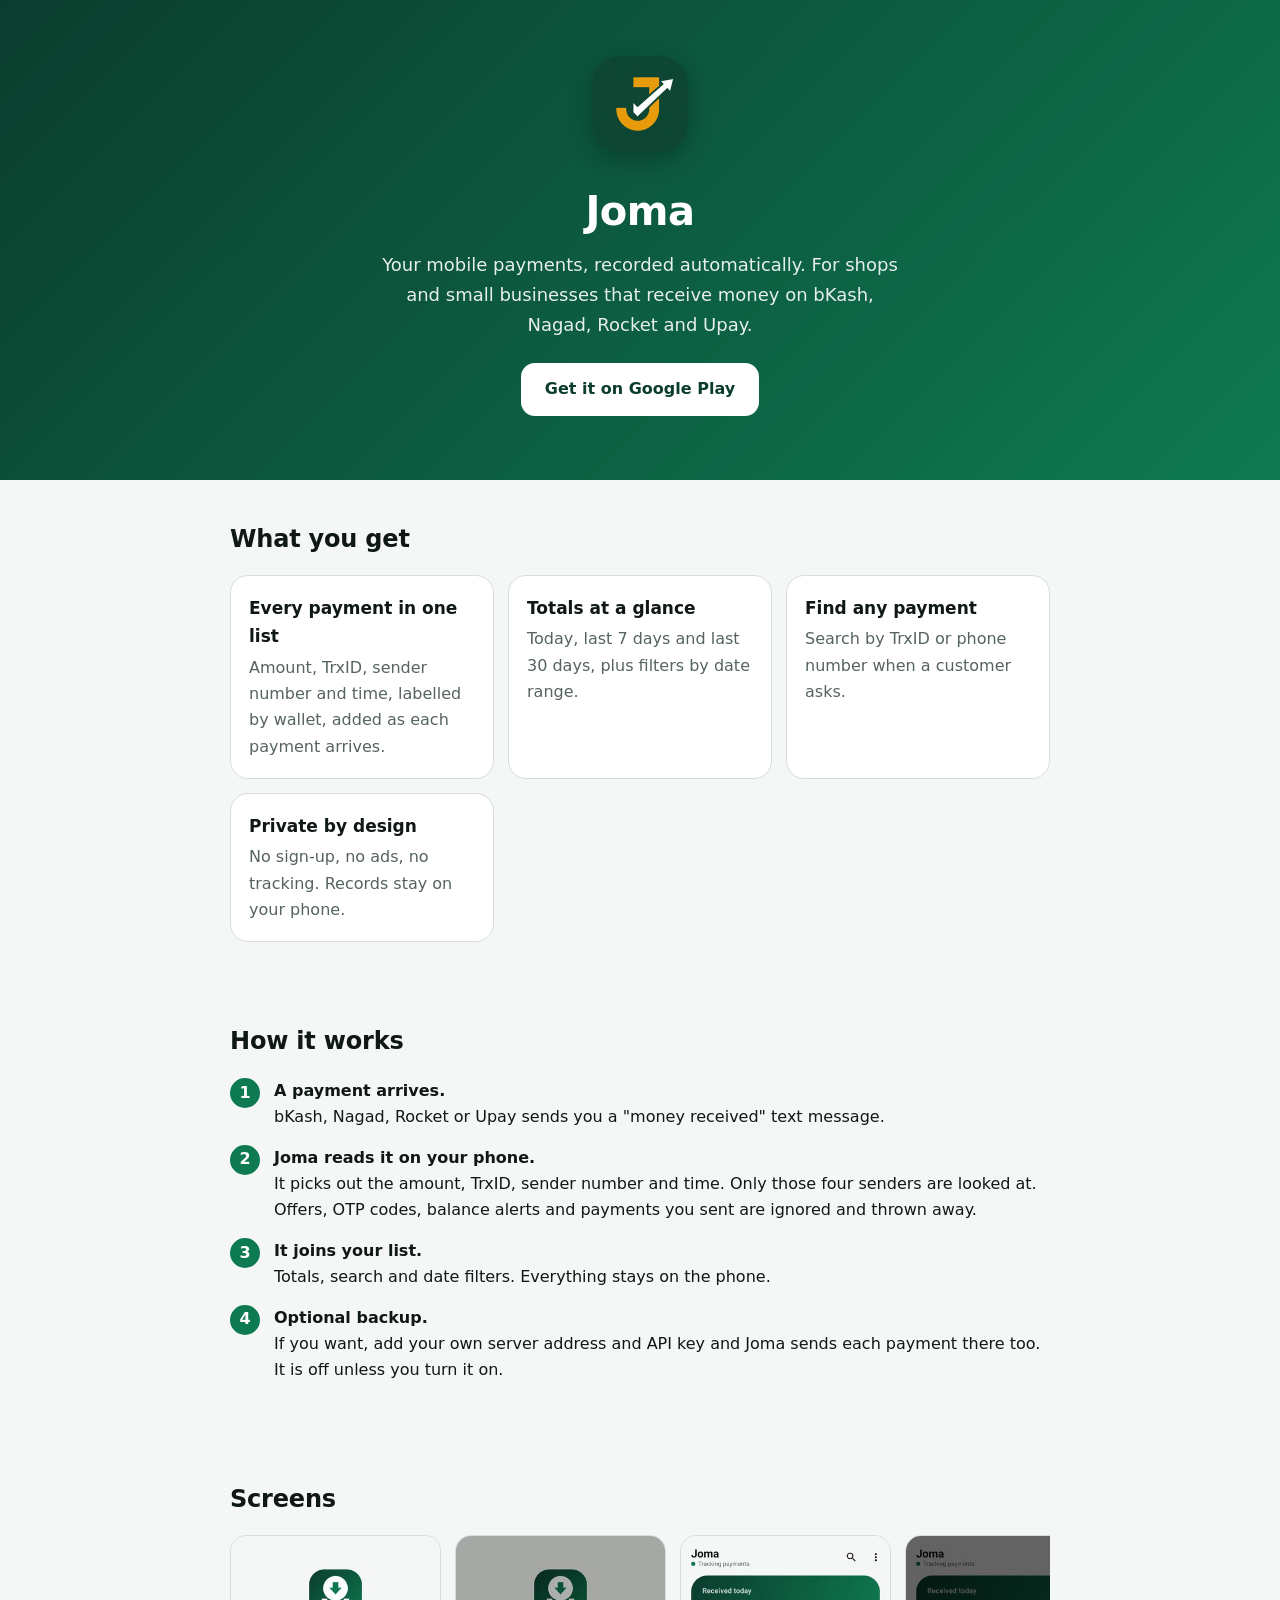
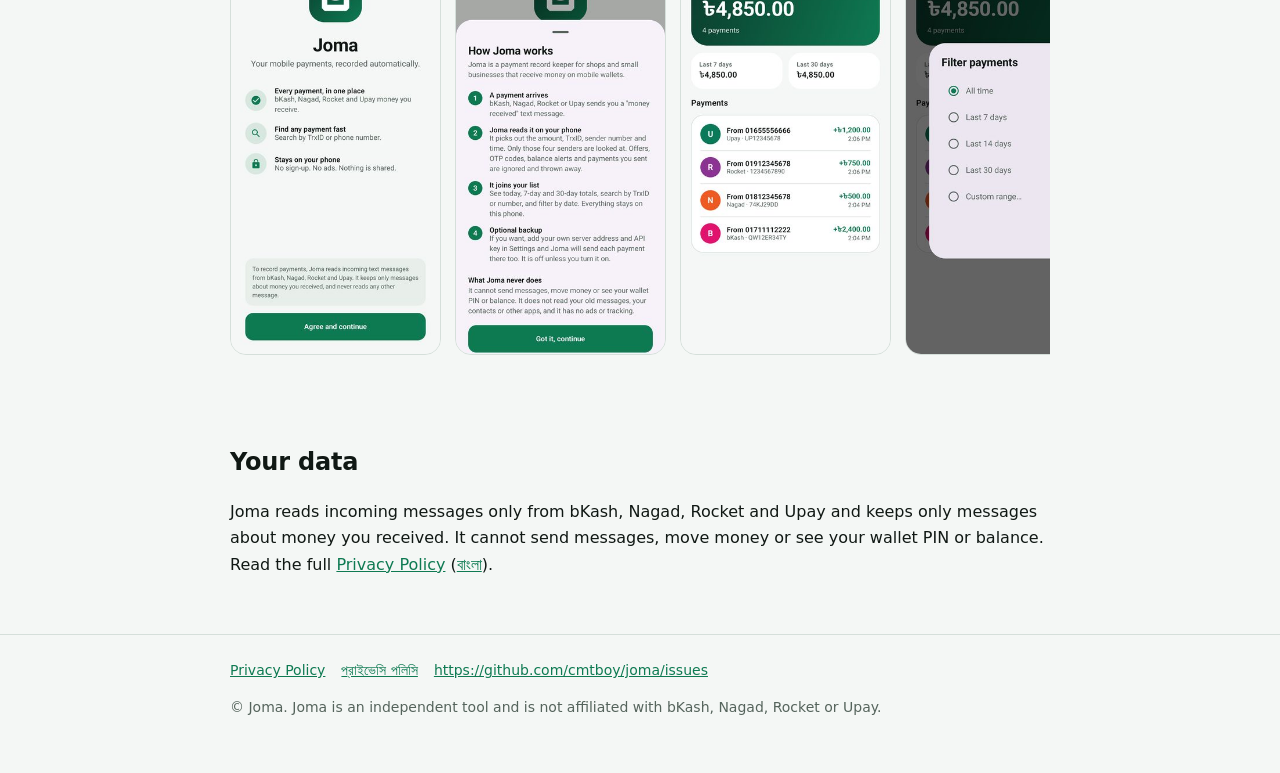
<file: index.html>
<!doctype html>
<html lang="en">
<head>
<meta charset="utf-8">
<meta name="viewport" content="width=device-width, initial-scale=1">
<title>Joma: Payment Tracker for bKash, Nagad, Rocket and Upay</title>
<meta name="description" content="Joma automatically records the bKash, Nagad, Rocket and Upay payments you receive: totals, search and date filters. Private, no sign-up, no ads.">
<link rel="icon" href="assets/icon.png">
<link rel="stylesheet" href="style.css">
</head>
<body>
<header class="hero">
  <div class="wrap">
    <img class="logo" src="assets/icon.png" alt="Joma app icon" width="96" height="96">
    <h1>Joma</h1>
    <p>Your mobile payments, recorded automatically. For shops and small businesses that receive money on bKash, Nagad, Rocket and Upay.</p>
    <a class="btn" href="https://play.google.com/store/apps/details?id=com.shopsynctech.joma">Get it on Google Play</a>
  </div>
</header>

<main class="wrap">
<section>
  <h2>What you get</h2>
  <div class="grid">
    <div class="card"><h3>Every payment in one list</h3><p>Amount, TrxID, sender number and time, labelled by wallet, added as each payment arrives.</p></div>
    <div class="card"><h3>Totals at a glance</h3><p>Today, last 7 days and last 30 days, plus filters by date range.</p></div>
    <div class="card"><h3>Find any payment</h3><p>Search by TrxID or phone number when a customer asks.</p></div>
    <div class="card"><h3>Private by design</h3><p>No sign-up, no ads, no tracking. Records stay on your phone.</p></div>
  </div>
</section>

<section>
  <h2>How it works</h2>
  <ol class="steps">
    <li><div><strong>A payment arrives.</strong><br>bKash, Nagad, Rocket or Upay sends you a "money received" text message.</div></li>
    <li><div><strong>Joma reads it on your phone.</strong><br>It picks out the amount, TrxID, sender number and time. Only those four senders are looked at. Offers, OTP codes, balance alerts and payments you sent are ignored and thrown away.</div></li>
    <li><div><strong>It joins your list.</strong><br>Totals, search and date filters. Everything stays on the phone.</div></li>
    <li><div><strong>Optional backup.</strong><br>If you want, add your own server address and API key and Joma sends each payment there too. It is off unless you turn it on.</div></li>
  </ol>
</section>

<section>
  <h2>Screens</h2>
  <div class="shots">
    <img src="assets/shot-1.jpg" alt="Welcome screen" loading="lazy">
    <img src="assets/shot-2.jpg" alt="How Joma works" loading="lazy">
    <img src="assets/shot-3.jpg" alt="Payments list and totals" loading="lazy">
    <img src="assets/shot-4.jpg" alt="Date filter" loading="lazy">
  </div>
</section>

<section>
  <h2>Your data</h2>
  <p>Joma reads incoming messages only from bKash, Nagad, Rocket and Upay and keeps only messages about money you received. It cannot send messages, move money or see your wallet PIN or balance. Read the full <a href="privacy.html">Privacy Policy</a> (<a href="privacy-bn.html">বাংলা</a>).</p>
</section>
</main>

<footer>
  <div class="wrap">
    <a href="privacy.html">Privacy Policy</a><a href="privacy-bn.html">প্রাইভেসি পলিসি</a><a href="https://github.com/cmtboy/joma/issues">https://github.com/cmtboy/joma/issues</a>
    <p>© Joma. Joma is an independent tool and is not affiliated with bKash, Nagad, Rocket or Upay.</p>
  </div>
</footer>
</body>
</html>
</file>
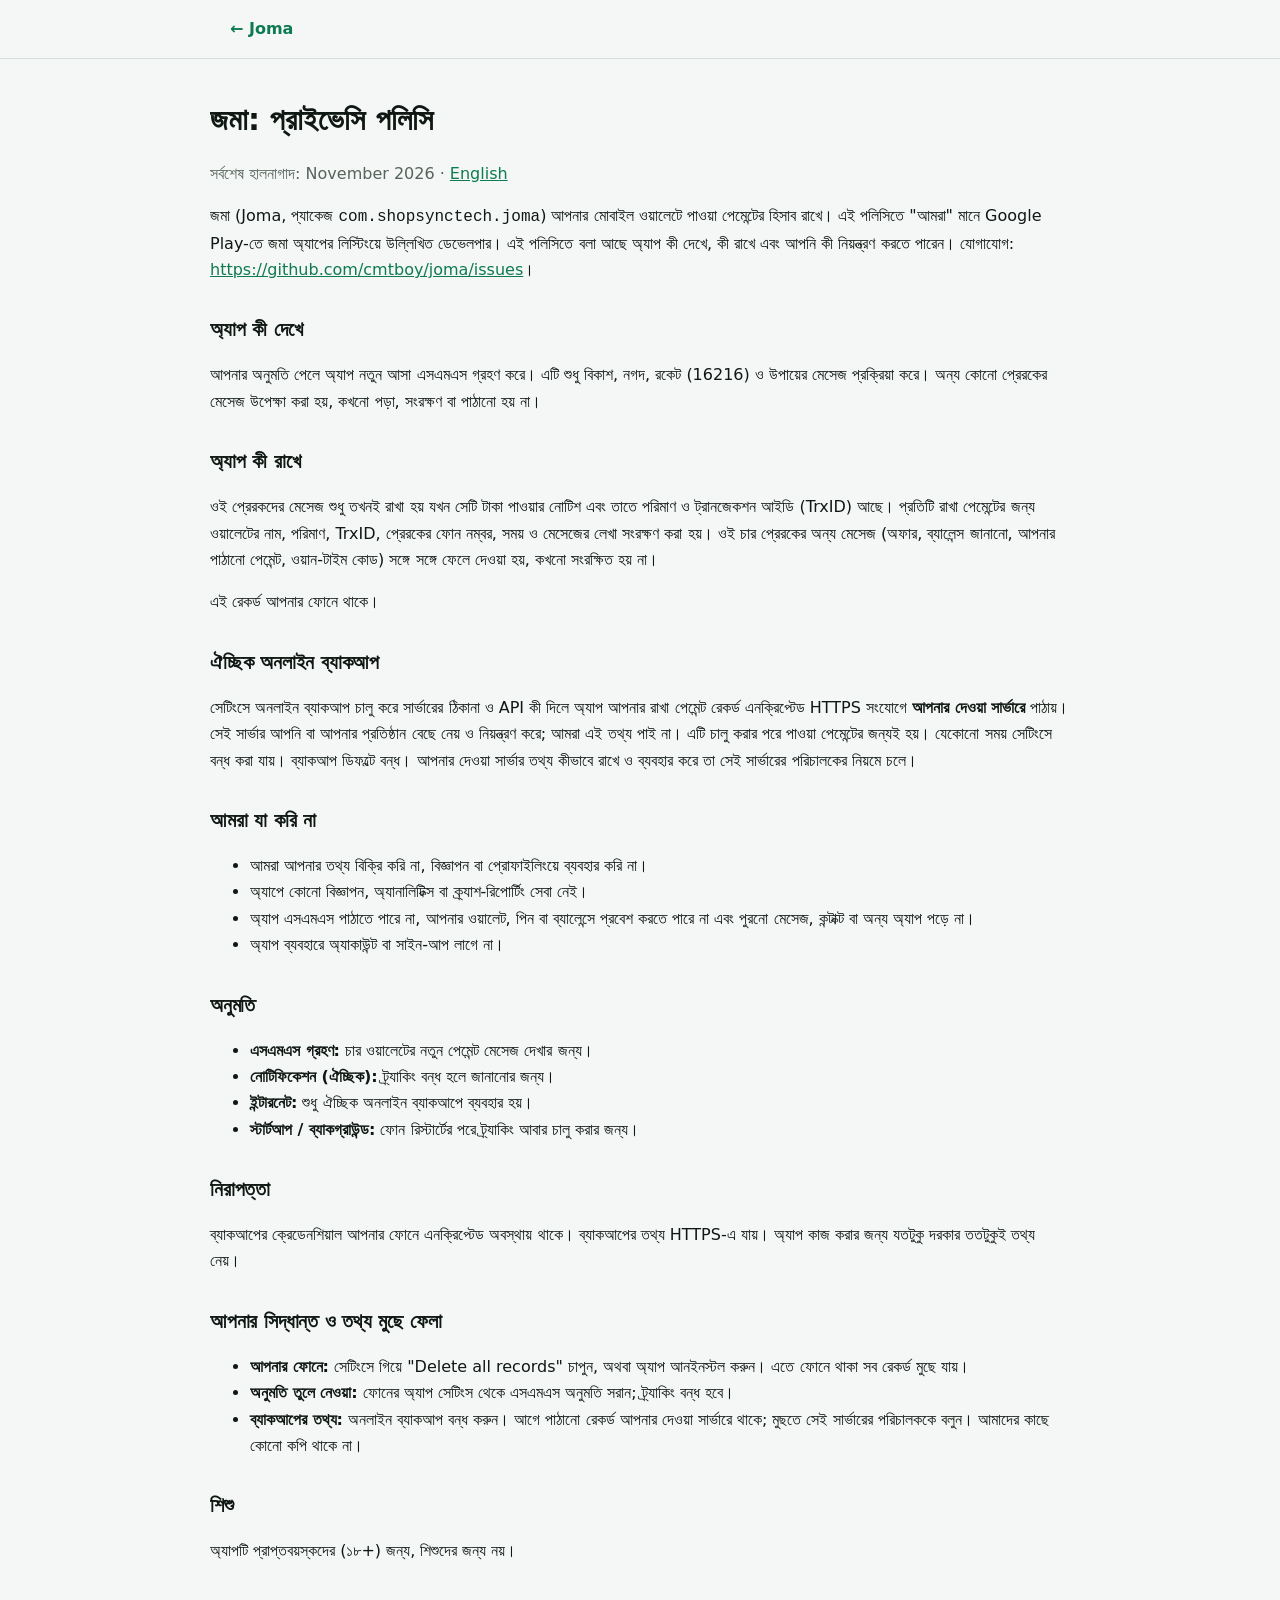
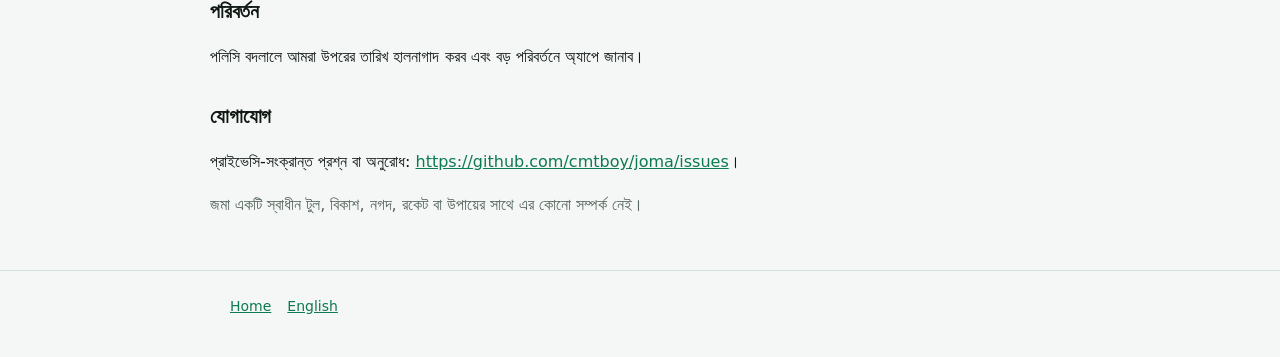
<file: privacy-bn.html>
<!doctype html>
<html lang="bn">
<head>
<meta charset="utf-8">
<meta name="viewport" content="width=device-width, initial-scale=1">
<title>জমা: প্রাইভেসি পলিসি</title>
<meta name="description" content="জমা পেমেন্ট ট্র্যাকার অ্যাপ কীভাবে তথ্য ব্যবহার করে।">
<link rel="icon" href="assets/icon.png">
<link rel="stylesheet" href="style.css">
</head>
<body>
<div class="topbar"><div class="wrap"><a href="index.html">← Joma</a></div></div>
<main class="wrap prose">
<h1>জমা: প্রাইভেসি পলিসি</h1>
<p class="muted">সর্বশেষ হালনাগাদ: November 2026 · <a href="privacy.html">English</a></p>

<p>জমা (Joma, প্যাকেজ <code>com.shopsynctech.joma</code>) আপনার মোবাইল ওয়ালেটে পাওয়া পেমেন্টের হিসাব রাখে। এই পলিসিতে "আমরা" মানে Google Play-তে জমা অ্যাপের লিস্টিংয়ে উল্লিখিত ডেভেলপার। এই পলিসিতে বলা আছে অ্যাপ কী দেখে, কী রাখে এবং আপনি কী নিয়ন্ত্রণ করতে পারেন। যোগাযোগ: <a href="https://github.com/cmtboy/joma/issues">https://github.com/cmtboy/joma/issues</a>।</p>

<h2>অ্যাপ কী দেখে</h2>
<p>আপনার অনুমতি পেলে অ্যাপ নতুন আসা এসএমএস গ্রহণ করে। এটি শুধু বিকাশ, নগদ, রকেট (16216) ও উপায়ের মেসেজ প্রক্রিয়া করে। অন্য কোনো প্রেরকের মেসেজ উপেক্ষা করা হয়, কখনো পড়া, সংরক্ষণ বা পাঠানো হয় না।</p>

<h2>অ্যাপ কী রাখে</h2>
<p>ওই প্রেরকদের মেসেজ শুধু তখনই রাখা হয় যখন সেটি টাকা পাওয়ার নোটিশ এবং তাতে পরিমাণ ও ট্রানজেকশন আইডি (TrxID) আছে। প্রতিটি রাখা পেমেন্টের জন্য ওয়ালেটের নাম, পরিমাণ, TrxID, প্রেরকের ফোন নম্বর, সময় ও মেসেজের লেখা সংরক্ষণ করা হয়। ওই চার প্রেরকের অন্য মেসেজ (অফার, ব্যালেন্স জানানো, আপনার পাঠানো পেমেন্ট, ওয়ান-টাইম কোড) সঙ্গে সঙ্গে ফেলে দেওয়া হয়, কখনো সংরক্ষিত হয় না।</p>
<p>এই রেকর্ড আপনার ফোনে থাকে।</p>

<h2>ঐচ্ছিক অনলাইন ব্যাকআপ</h2>
<p>সেটিংসে অনলাইন ব্যাকআপ চালু করে সার্ভারের ঠিকানা ও API কী দিলে অ্যাপ আপনার রাখা পেমেন্ট রেকর্ড এনক্রিপ্টেড HTTPS সংযোগে <strong>আপনার দেওয়া সার্ভারে</strong> পাঠায়। সেই সার্ভার আপনি বা আপনার প্রতিষ্ঠান বেছে নেয় ও নিয়ন্ত্রণ করে; আমরা এই তথ্য পাই না। এটি চালু করার পরে পাওয়া পেমেন্টের জন্যই হয়। যেকোনো সময় সেটিংসে বন্ধ করা যায়। ব্যাকআপ ডিফল্টে বন্ধ। আপনার দেওয়া সার্ভার তথ্য কীভাবে রাখে ও ব্যবহার করে তা সেই সার্ভারের পরিচালকের নিয়মে চলে।</p>

<h2>আমরা যা করি না</h2>
<ul>
<li>আমরা আপনার তথ্য বিক্রি করি না, বিজ্ঞাপন বা প্রোফাইলিংয়ে ব্যবহার করি না।</li>
<li>অ্যাপে কোনো বিজ্ঞাপন, অ্যানালিটিক্স বা ক্র্যাশ-রিপোর্টিং সেবা নেই।</li>
<li>অ্যাপ এসএমএস পাঠাতে পারে না, আপনার ওয়ালেট, পিন বা ব্যালেন্সে প্রবেশ করতে পারে না এবং পুরনো মেসেজ, কন্টাক্ট বা অন্য অ্যাপ পড়ে না।</li>
<li>অ্যাপ ব্যবহারে অ্যাকাউন্ট বা সাইন-আপ লাগে না।</li>
</ul>

<h2>অনুমতি</h2>
<ul>
<li><strong>এসএমএস গ্রহণ:</strong> চার ওয়ালেটের নতুন পেমেন্ট মেসেজ দেখার জন্য।</li>
<li><strong>নোটিফিকেশন (ঐচ্ছিক):</strong> ট্র্যাকিং বন্ধ হলে জানানোর জন্য।</li>
<li><strong>ইন্টারনেট:</strong> শুধু ঐচ্ছিক অনলাইন ব্যাকআপে ব্যবহার হয়।</li>
<li><strong>স্টার্টআপ / ব্যাকগ্রাউন্ড:</strong> ফোন রিস্টার্টের পরে ট্র্যাকিং আবার চালু করার জন্য।</li>
</ul>

<h2>নিরাপত্তা</h2>
<p>ব্যাকআপের ক্রেডেনশিয়াল আপনার ফোনে এনক্রিপ্টেড অবস্থায় থাকে। ব্যাকআপের তথ্য HTTPS-এ যায়। অ্যাপ কাজ করার জন্য যতটুকু দরকার ততটুকুই তথ্য নেয়।</p>

<h2>আপনার সিদ্ধান্ত ও তথ্য মুছে ফেলা</h2>
<ul>
<li><strong>আপনার ফোনে:</strong> সেটিংসে গিয়ে "Delete all records" চাপুন, অথবা অ্যাপ আনইনস্টল করুন। এতে ফোনে থাকা সব রেকর্ড মুছে যায়।</li>
<li><strong>অনুমতি তুলে নেওয়া:</strong> ফোনের অ্যাপ সেটিংস থেকে এসএমএস অনুমতি সরান; ট্র্যাকিং বন্ধ হবে।</li>
<li><strong>ব্যাকআপের তথ্য:</strong> অনলাইন ব্যাকআপ বন্ধ করুন। আগে পাঠানো রেকর্ড আপনার দেওয়া সার্ভারে থাকে; মুছতে সেই সার্ভারের পরিচালককে বলুন। আমাদের কাছে কোনো কপি থাকে না।</li>
</ul>

<h2>শিশু</h2>
<p>অ্যাপটি প্রাপ্তবয়স্কদের (১৮+) জন্য, শিশুদের জন্য নয়।</p>

<h2>পরিবর্তন</h2>
<p>পলিসি বদলালে আমরা উপরের তারিখ হালনাগাদ করব এবং বড় পরিবর্তনে অ্যাপে জানাব।</p>

<h2>যোগাযোগ</h2>
<p>প্রাইভেসি-সংক্রান্ত প্রশ্ন বা অনুরোধ: <a href="https://github.com/cmtboy/joma/issues">https://github.com/cmtboy/joma/issues</a>।</p>
<p class="muted">জমা একটি স্বাধীন টুল, বিকাশ, নগদ, রকেট বা উপায়ের সাথে এর কোনো সম্পর্ক নেই।</p>
</main>
<footer><div class="wrap"><a href="index.html">Home</a><a href="privacy.html">English</a></div></footer>
</body>
</html>
</file>
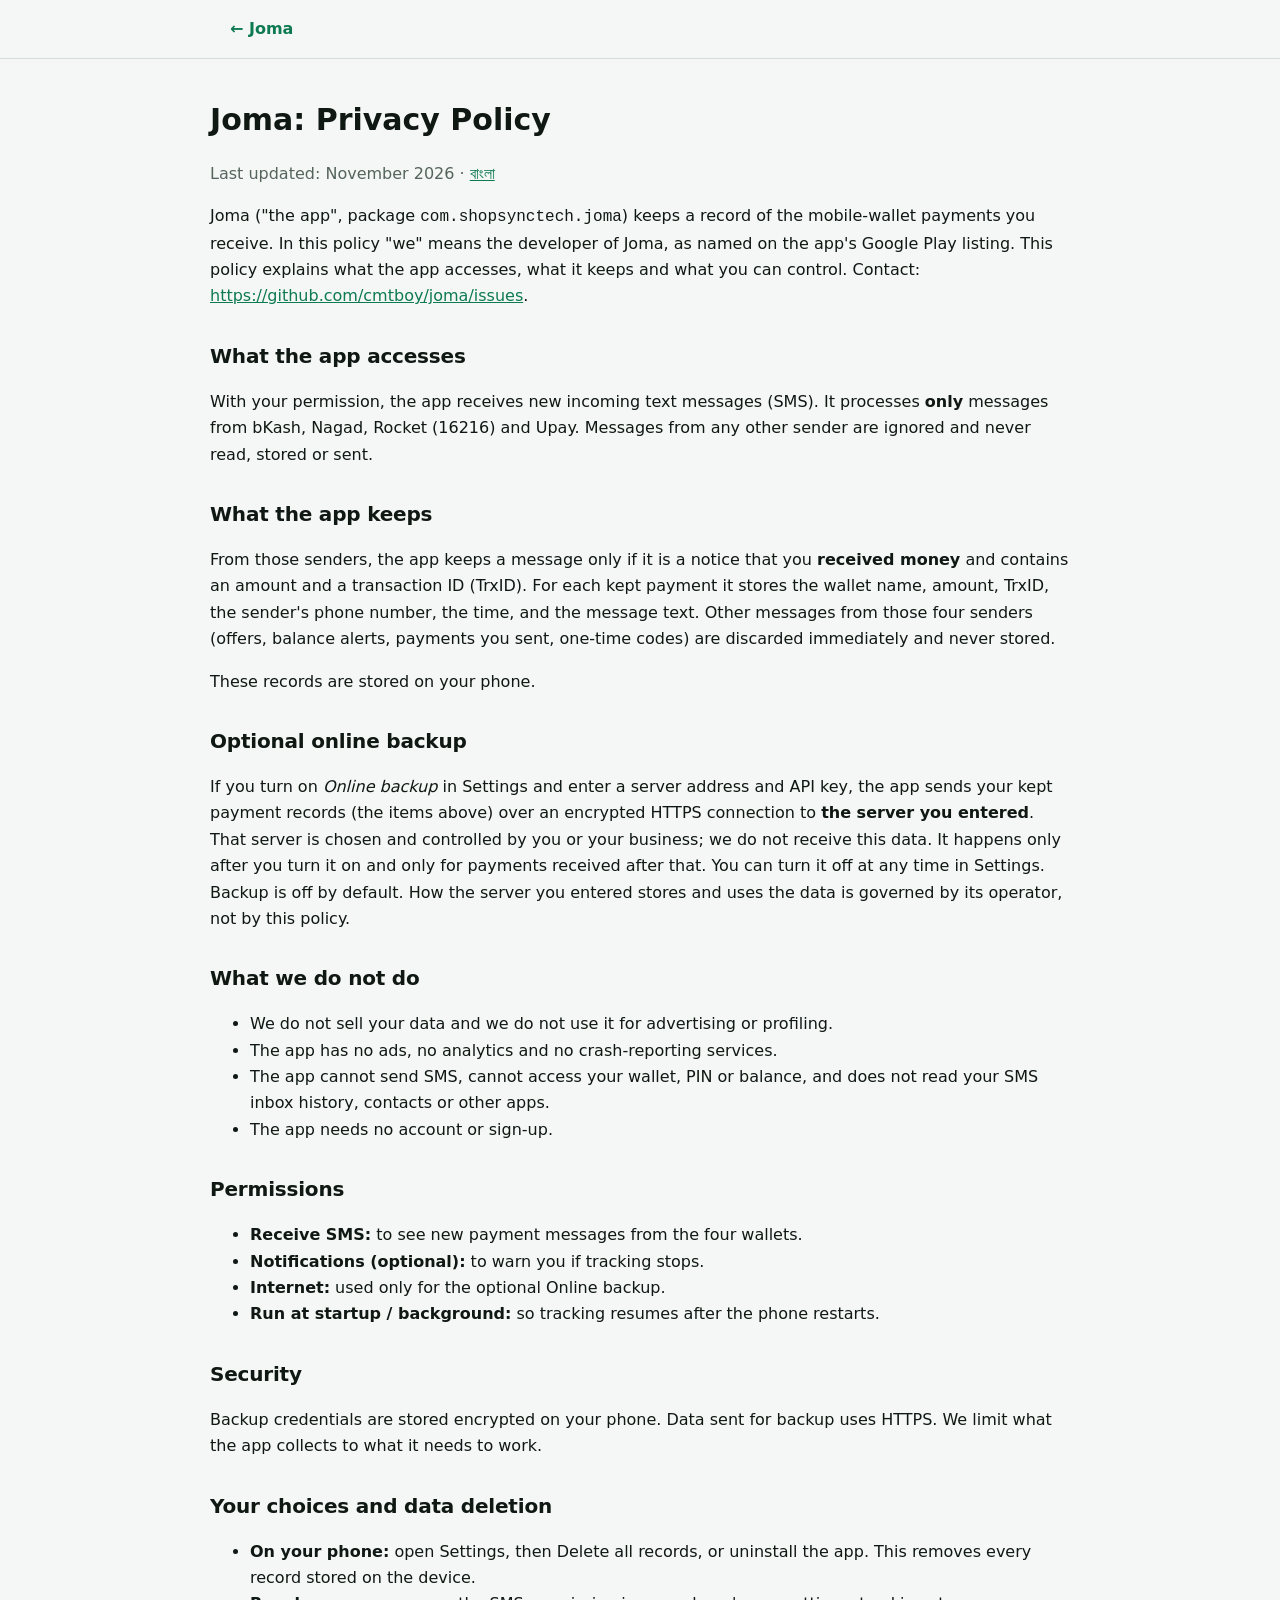
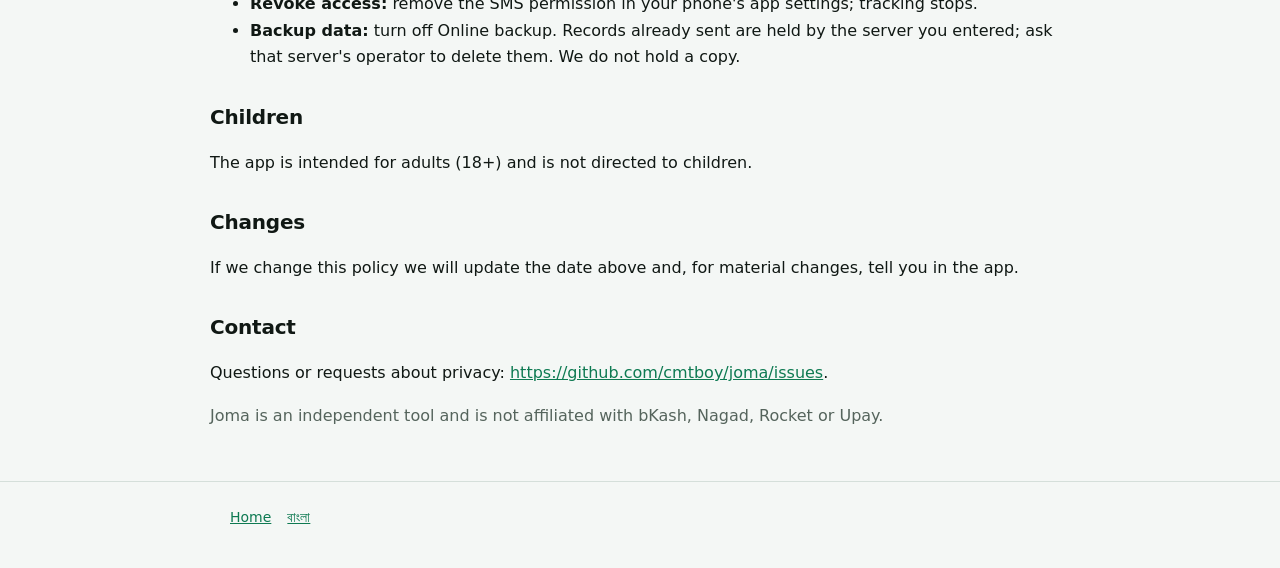
<file: privacy.html>
<!doctype html>
<html lang="en">
<head>
<meta charset="utf-8">
<meta name="viewport" content="width=device-width, initial-scale=1">
<title>Joma: Privacy Policy</title>
<meta name="description" content="How the Joma payment tracker app handles information.">
<link rel="icon" href="assets/icon.png">
<link rel="stylesheet" href="style.css">
</head>
<body>
<div class="topbar"><div class="wrap"><a href="index.html">← Joma</a></div></div>
<main class="wrap prose">
<h1>Joma: Privacy Policy</h1>
<p class="muted">Last updated: November 2026 · <a href="privacy-bn.html">বাংলা</a></p>

<p>Joma ("the app", package <code>com.shopsynctech.joma</code>) keeps a record of the mobile-wallet payments you receive. In this policy "we" means the developer of Joma, as named on the app's Google Play listing. This policy explains what the app accesses, what it keeps and what you can control. Contact: <a href="https://github.com/cmtboy/joma/issues">https://github.com/cmtboy/joma/issues</a>.</p>

<h2>What the app accesses</h2>
<p>With your permission, the app receives new incoming text messages (SMS). It processes <strong>only</strong> messages from bKash, Nagad, Rocket (16216) and Upay. Messages from any other sender are ignored and never read, stored or sent.</p>

<h2>What the app keeps</h2>
<p>From those senders, the app keeps a message only if it is a notice that you <strong>received money</strong> and contains an amount and a transaction ID (TrxID). For each kept payment it stores the wallet name, amount, TrxID, the sender's phone number, the time, and the message text. Other messages from those four senders (offers, balance alerts, payments you sent, one-time codes) are discarded immediately and never stored.</p>
<p>These records are stored on your phone.</p>

<h2>Optional online backup</h2>
<p>If you turn on <em>Online backup</em> in Settings and enter a server address and API key, the app sends your kept payment records (the items above) over an encrypted HTTPS connection to <strong>the server you entered</strong>. That server is chosen and controlled by you or your business; we do not receive this data. It happens only after you turn it on and only for payments received after that. You can turn it off at any time in Settings. Backup is off by default. How the server you entered stores and uses the data is governed by its operator, not by this policy.</p>

<h2>What we do not do</h2>
<ul>
<li>We do not sell your data and we do not use it for advertising or profiling.</li>
<li>The app has no ads, no analytics and no crash-reporting services.</li>
<li>The app cannot send SMS, cannot access your wallet, PIN or balance, and does not read your SMS inbox history, contacts or other apps.</li>
<li>The app needs no account or sign-up.</li>
</ul>

<h2>Permissions</h2>
<ul>
<li><strong>Receive SMS:</strong> to see new payment messages from the four wallets.</li>
<li><strong>Notifications (optional):</strong> to warn you if tracking stops.</li>
<li><strong>Internet:</strong> used only for the optional Online backup.</li>
<li><strong>Run at startup / background:</strong> so tracking resumes after the phone restarts.</li>
</ul>

<h2>Security</h2>
<p>Backup credentials are stored encrypted on your phone. Data sent for backup uses HTTPS. We limit what the app collects to what it needs to work.</p>

<h2>Your choices and data deletion</h2>
<ul>
<li><strong>On your phone:</strong> open Settings, then Delete all records, or uninstall the app. This removes every record stored on the device.</li>
<li><strong>Revoke access:</strong> remove the SMS permission in your phone's app settings; tracking stops.</li>
<li><strong>Backup data:</strong> turn off Online backup. Records already sent are held by the server you entered; ask that server's operator to delete them. We do not hold a copy.</li>
</ul>

<h2>Children</h2>
<p>The app is intended for adults (18+) and is not directed to children.</p>

<h2>Changes</h2>
<p>If we change this policy we will update the date above and, for material changes, tell you in the app.</p>

<h2>Contact</h2>
<p>Questions or requests about privacy: <a href="https://github.com/cmtboy/joma/issues">https://github.com/cmtboy/joma/issues</a>.</p>
<p class="muted">Joma is an independent tool and is not affiliated with bKash, Nagad, Rocket or Upay.</p>
</main>
<footer><div class="wrap"><a href="index.html">Home</a><a href="privacy-bn.html">বাংলা</a></div></footer>
</body>
</html>
</file>
<file: style.css>
:root{--g1:#0b3d2e;--g2:#0e7a52;--bg:#f4f7f5;--ink:#101814;--mut:#55645c;--card:#fff;--line:#d5dfda}
@media (prefers-color-scheme:dark){:root{--bg:#0c1210;--ink:#e3ebe6;--mut:#9db0a6;--card:#141c18;--line:#2b3a32}}
*{box-sizing:border-box}html{-webkit-text-size-adjust:100%}
body{margin:0;font:16px/1.65 system-ui,-apple-system,"Segoe UI",Roboto,"Noto Sans Bengali",sans-serif;background:var(--bg);color:var(--ink)}
a{color:var(--g2)}
.wrap{max-width:860px;margin:0 auto;padding:0 20px}
header.hero{background:linear-gradient(135deg,var(--g1),var(--g2));color:#fff;padding:56px 0 64px;text-align:center}
header.hero img.logo{width:96px;height:96px;border-radius:28px;box-shadow:0 8px 24px rgba(0,0,0,.25)}
header.hero h1{font-size:40px;margin:18px 0 6px;letter-spacing:-.5px}
header.hero p{margin:0 auto;max-width:520px;opacity:.9;font-size:18px}
.btn{display:inline-block;margin-top:24px;background:#fff;color:var(--g1);font-weight:700;padding:13px 24px;border-radius:14px;text-decoration:none}
section{padding:40px 0}
h2{font-size:24px;margin:0 0 16px;letter-spacing:-.2px}
.grid{display:grid;gap:14px;grid-template-columns:repeat(auto-fit,minmax(230px,1fr))}
.card{background:var(--card);border:1px solid var(--line);border-radius:18px;padding:18px}
.card h3{margin:0 0 4px;font-size:17px}.card p{margin:0;color:var(--mut)}
ol.steps{padding-left:0;list-style:none;counter-reset:s}
ol.steps li{counter-increment:s;display:flex;gap:14px;margin:0 0 14px}
ol.steps li:before{content:counter(s);flex:none;width:30px;height:30px;border-radius:50%;background:var(--g2);color:#fff;display:flex;align-items:center;justify-content:center;font-weight:700}
.shots{display:flex;gap:14px;overflow-x:auto;padding-bottom:8px}
.shots img{height:420px;width:auto;border-radius:16px;border:1px solid var(--line);flex:none}
footer{border-top:1px solid var(--line);padding:24px 0 40px;color:var(--mut);font-size:14px}
footer a{margin-right:16px}
.prose{padding:36px 0}.prose h1{font-size:30px;margin:0 0 4px}.prose h2{font-size:20px;margin:30px 0 8px}
.prose p,.prose li{color:var(--ink)}.prose .muted{color:var(--mut)}
.topbar{padding:16px 0;border-bottom:1px solid var(--line)}.topbar a{font-weight:700;text-decoration:none}
</file>
